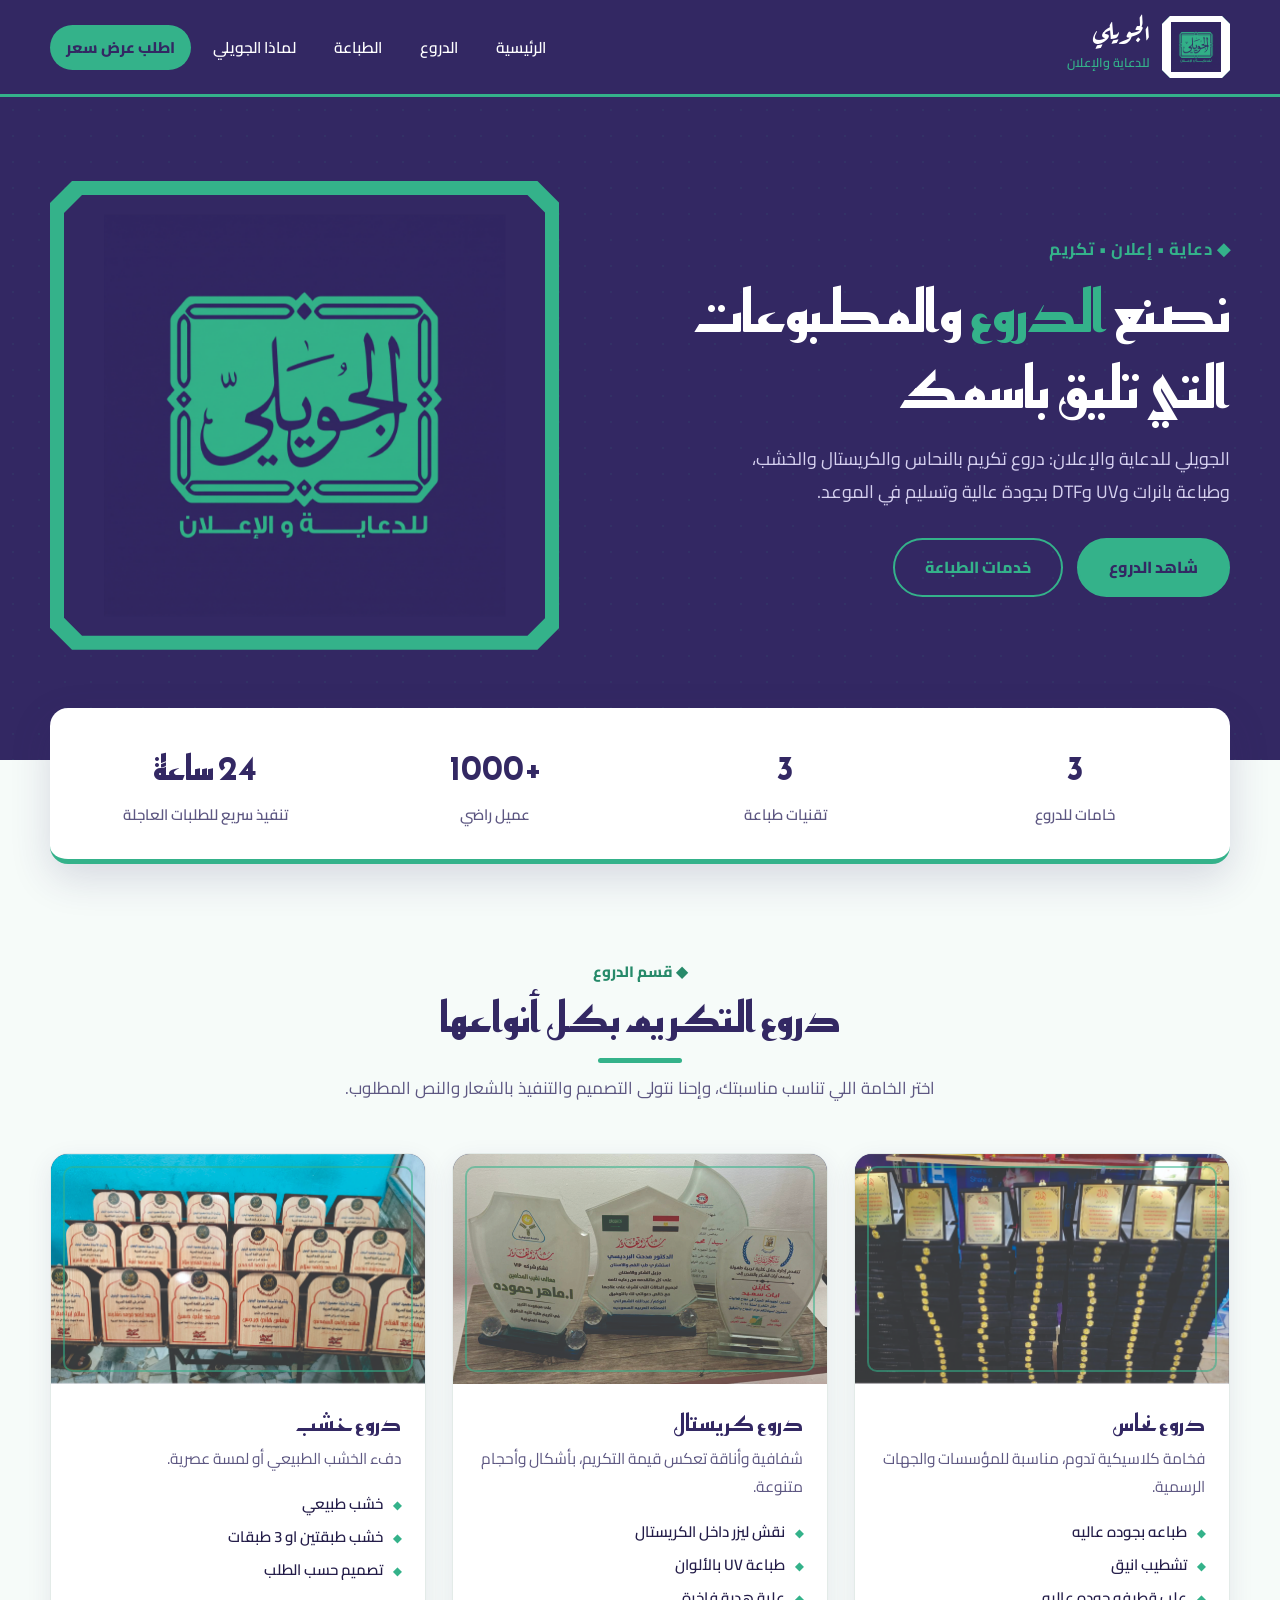
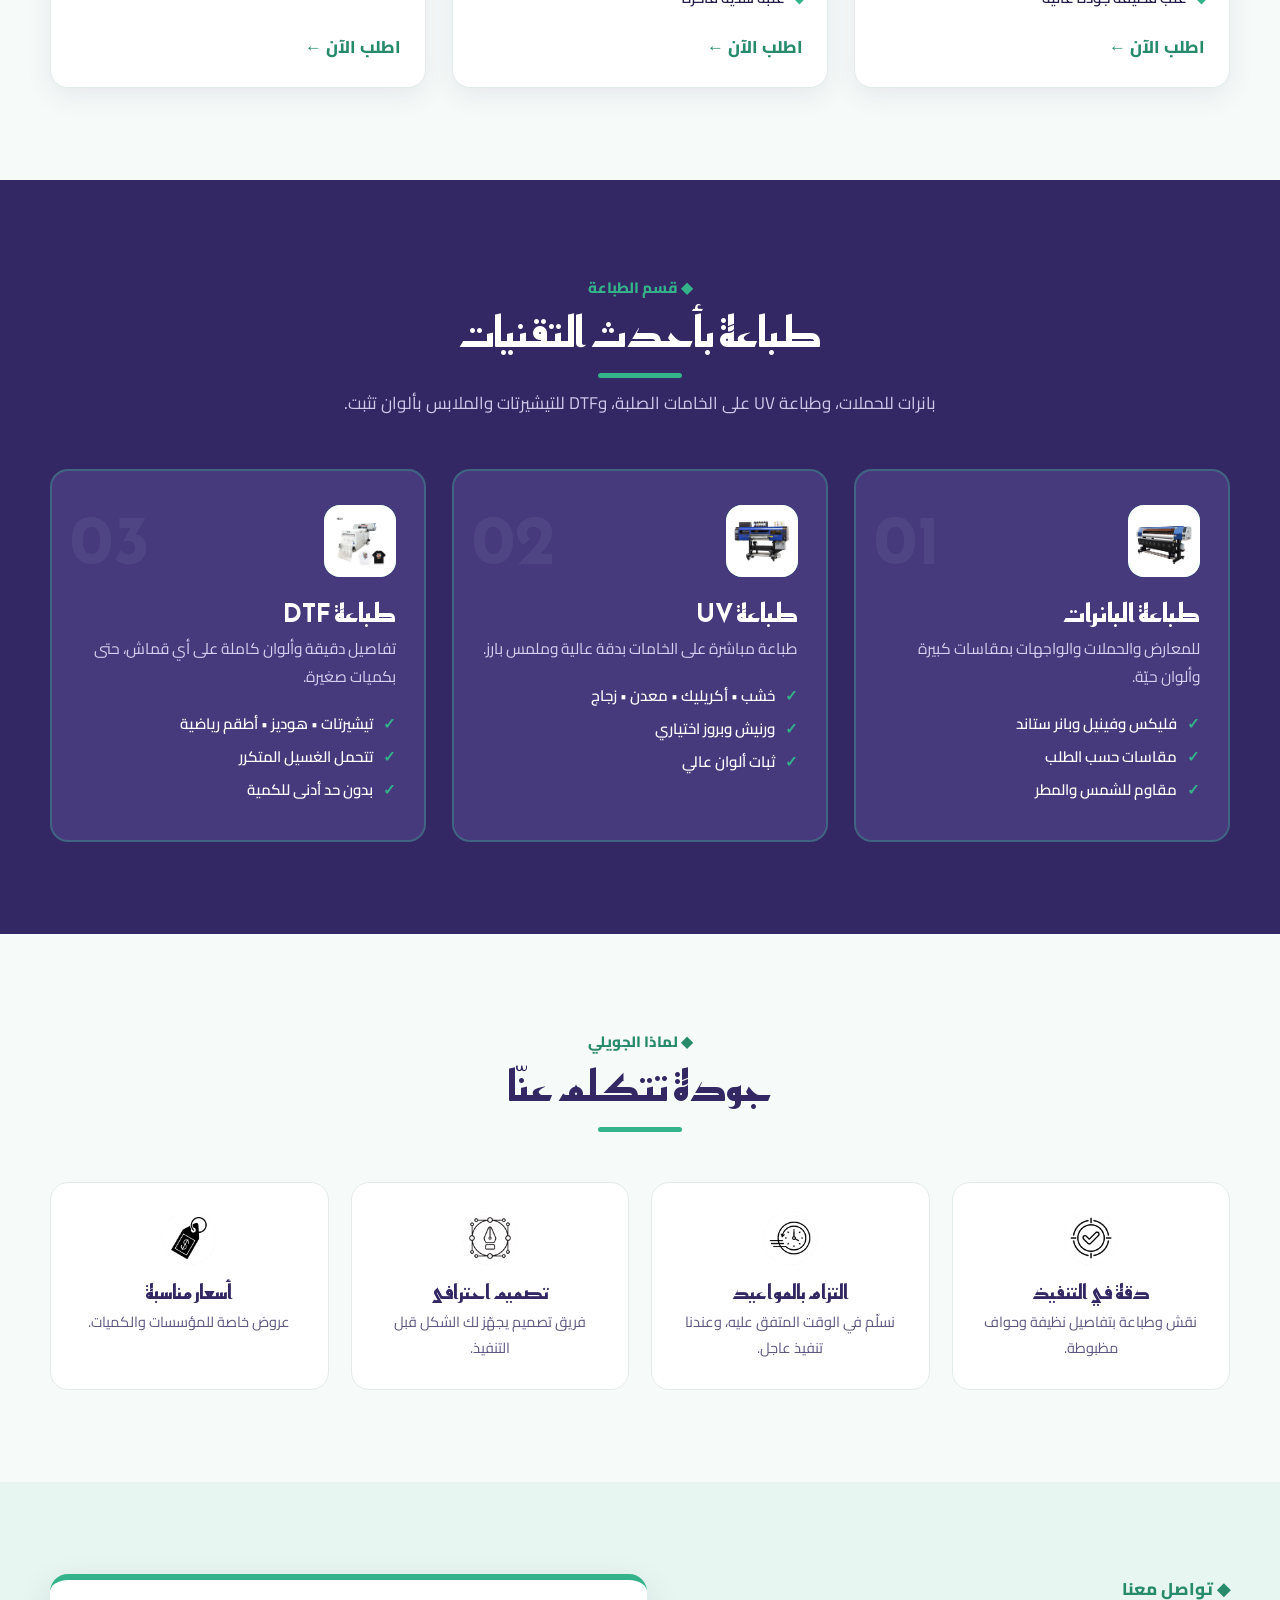
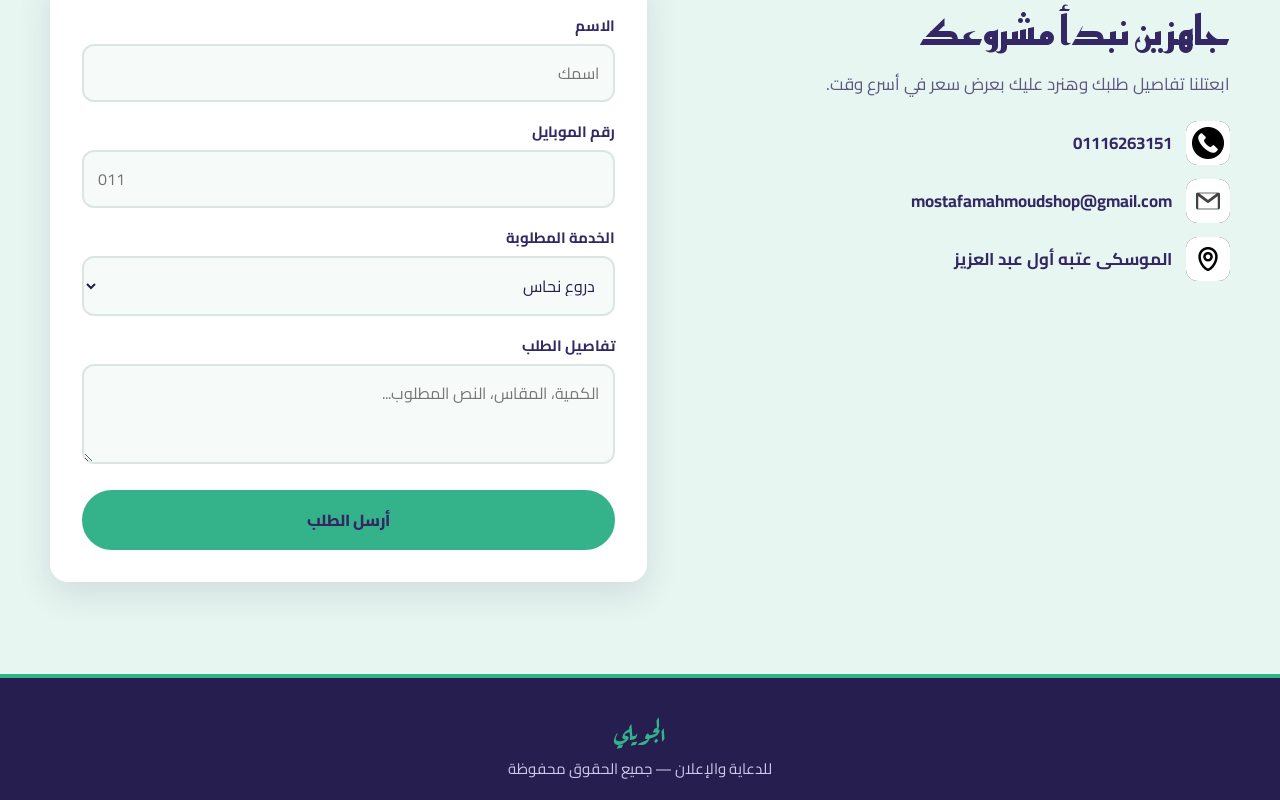
<file: index.html>
<!doctype html>
<html lang="ar" dir="rtl">
<head>
  <meta charset="utf-8">
  <meta name="viewport" content="width=device-width, initial-scale=1">
  <meta http-equiv="refresh" content="0; url=./aljowaily.html">
  <title>الجويلي للدعاية والإعلان</title>
</head>
<body>
  <p><a href="./aljowaily.html">افتح موقع الجويلي للدعاية والإعلان</a></p>
</body>
</html>
</file>
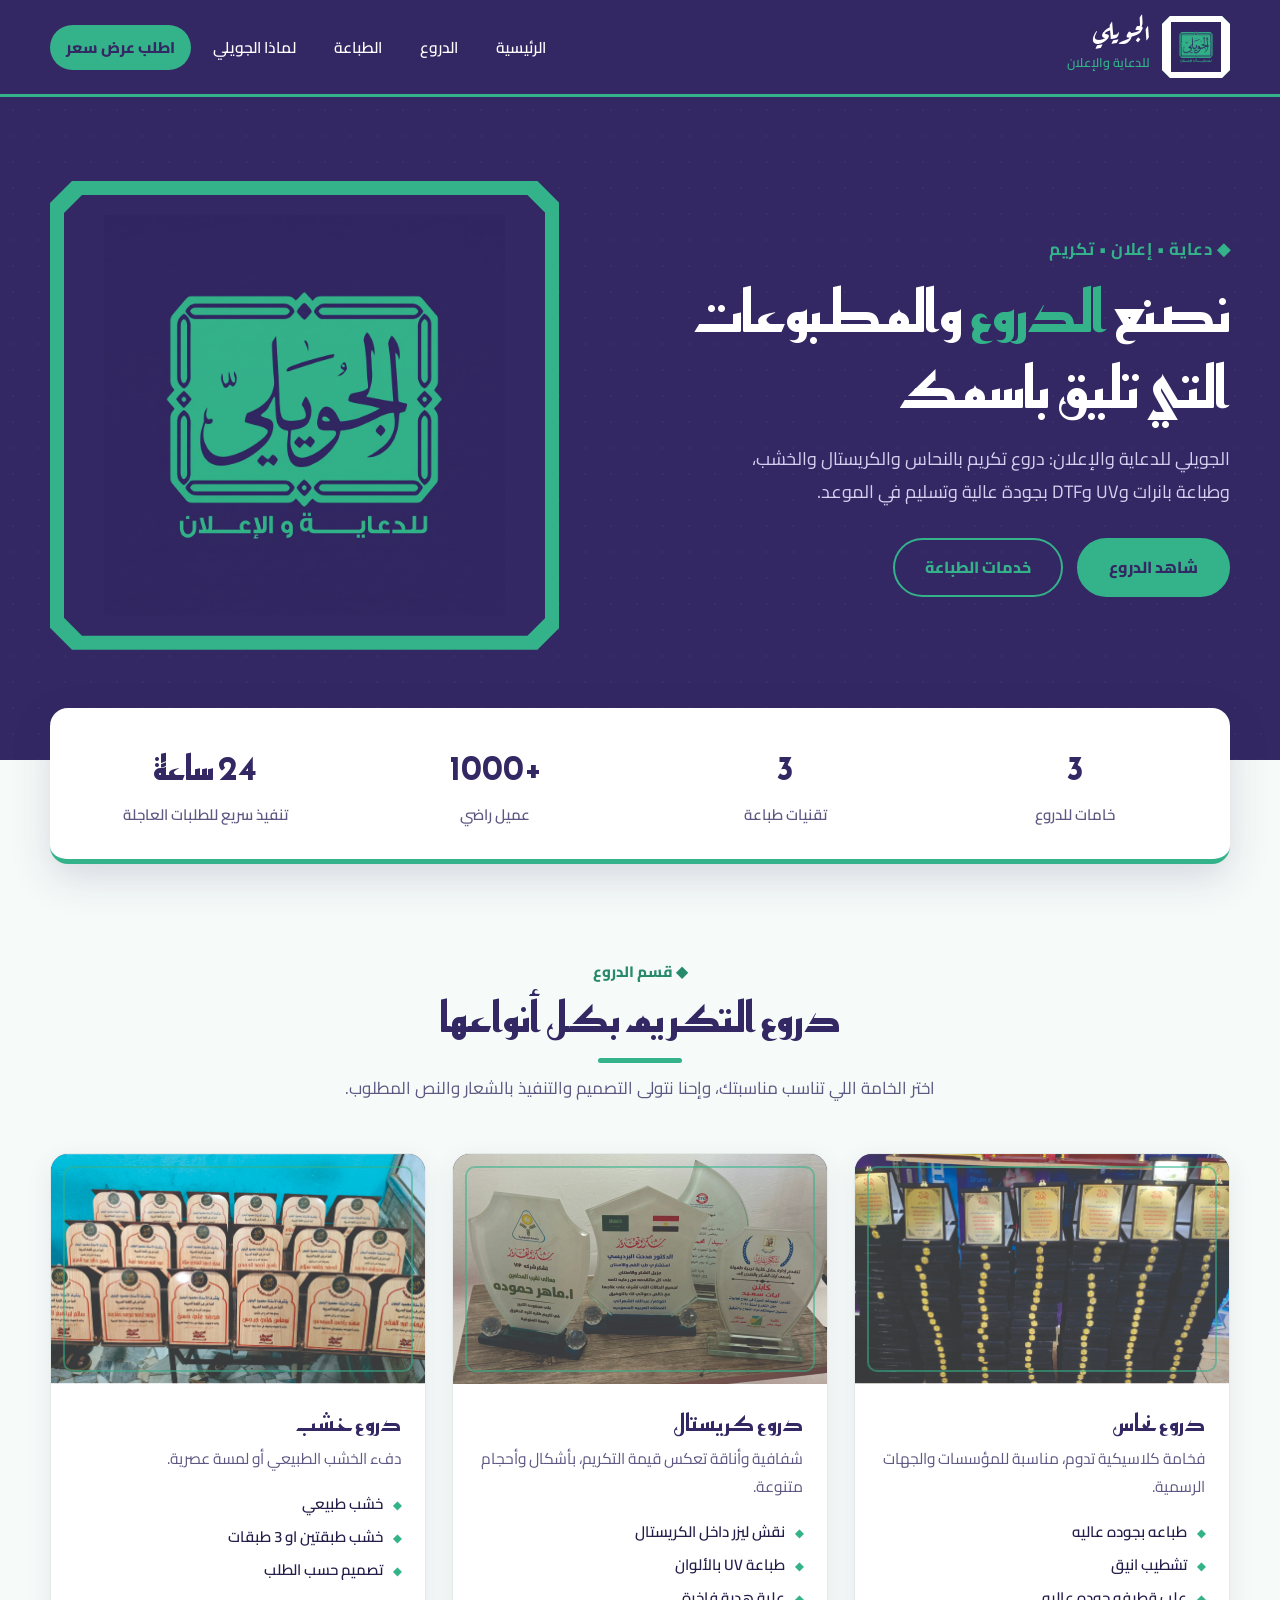
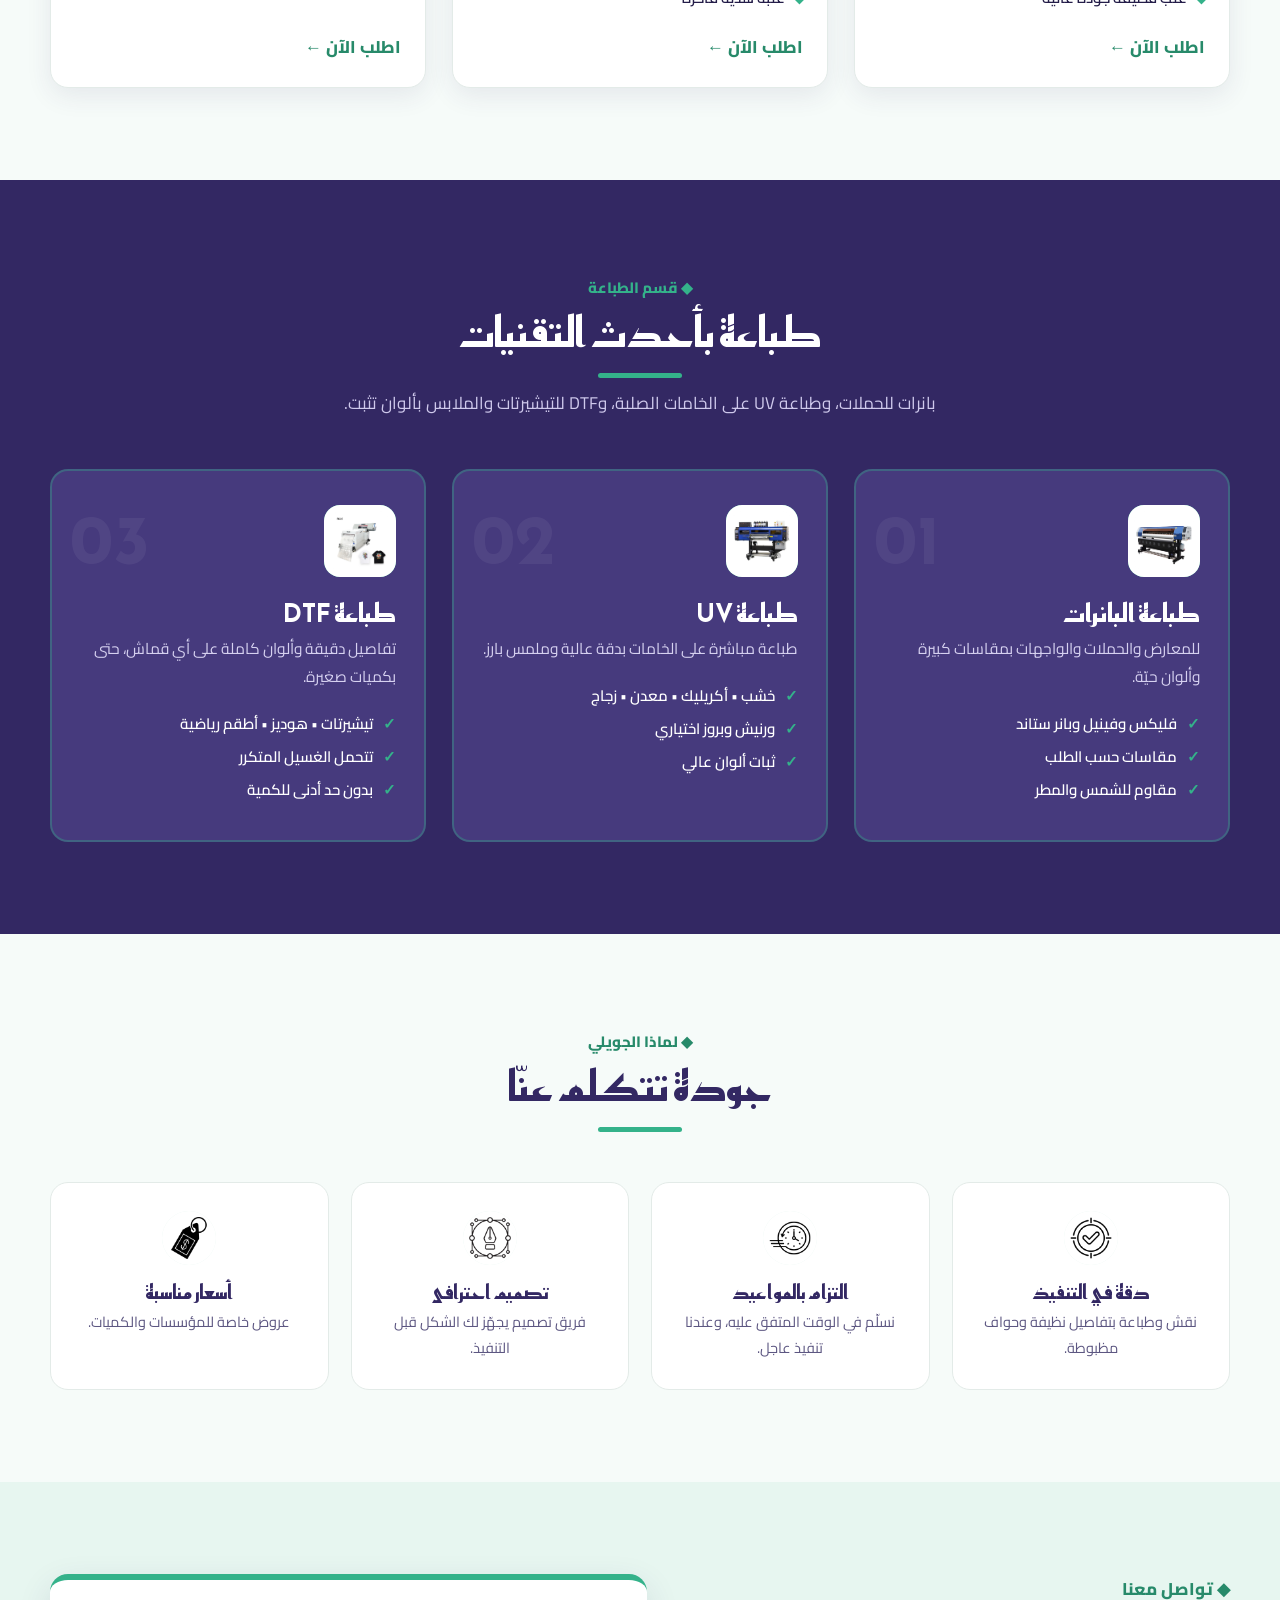
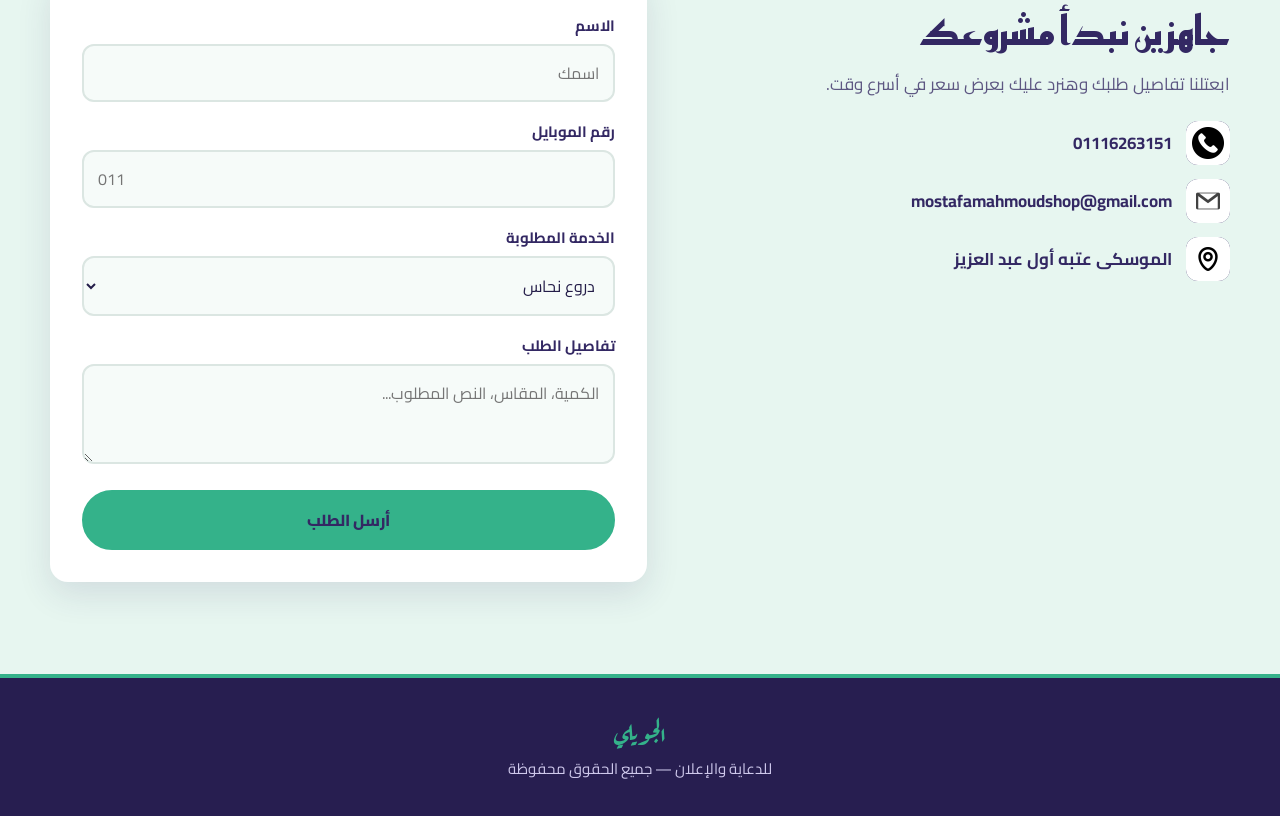
<file: aljowaily.html>
<!doctype html>
<html lang="ar" dir="rtl">
<head>
<meta charset="utf-8">
<meta name="viewport" content="width=device-width, initial-scale=1">
<title>الجويلي للدعاية والإعلان</title>
<link rel="preconnect" href="https://fonts.googleapis.com">
<link rel="preconnect" href="https://fonts.gstatic.com" crossorigin>
<link href="https://fonts.googleapis.com/css2?family=Cairo:wght@400;600;700;800&family=Reem+Kufi:wght@500;700&family=Aref+Ruqaa:wght@700&display=swap" rel="stylesheet">
<link rel="stylesheet" href="./style.css">
</head>
<body>

<header>
  <div class="wrap nav">
    <a href="#top" class="brand">
      <span class="mark frame image-slot" style="--n:8px">
        <img src="الجويلى .png" alt="شعار الجويلي">
        <span class="image-placeholder">الشعار<br><small>images/logo.png</small></span>
      </span>
      <span><b>الجويلي</b><small>للدعاية والإعلان</small></span>
    </a>
    <button class="burger" onclick="document.getElementById('menu').classList.toggle('open')" aria-label="القائمة">☰</button>
    <nav id="menu">
      <ul>
        <li><a href="#top">الرئيسية</a></li>
        <li><a href="#awards">الدروع</a></li>
        <li><a href="#printing">الطباعة</a></li>
        <li><a href="#why">لماذا الجويلي</a></li>
        <li><a href="#contact" class="cta">اطلب عرض سعر</a></li>
      </ul>
    </nav>
  </div>
</header>

<main id="top">
<div class="hero">
  <div class="wrap hero-grid">
    <div>
      <span class="eyebrow">◆ دعاية • إعلان • تكريم</span>
      <h1>نصنع <span>الدروع</span> والمطبوعات التي تليق باسمك</h1>
      <p>الجويلي للدعاية والإعلان: دروع تكريم بالنحاس والكريستال والخشب، وطباعة بانرات وUV وDTF بجودة عالية وتسليم في الموعد.</p>
      <div class="btns">
        <a href="#awards" class="btn fill">شاهد الدروع</a>
        <a href="#printing" class="btn line">خدمات الطباعة</a>
      </div>
    </div>
    <div class="hero-card frame">
      <div class="in image-slot">
        <img src="الجويلى .png" alt="شعار الجويلي للدعاية والإعلان">
        <span class="image-placeholder">أضف صورة الشعار هنا<br><small>استبدل ملف الجويلى .png</small></span>
      </div>
    </div>
  </div>
</div>

<div class="wrap stats">
  <div class="box">
    <div class="stat"><b>3</b><span>خامات للدروع</span></div>
    <div class="stat"><b>3</b><span>تقنيات طباعة</span></div>
    <div class="stat"><b>+1000</b><span>عميل راضي</span></div>
    <div class="stat"><b>24 ساعة</b><span>تنفيذ سريع للطلبات العاجلة</span></div>
  </div>
</div>

<!-- الدروع -->
<section id="awards">
  <div class="wrap">
    <div class="head">
      <span class="tag">◆ قسم الدروع</span>
      <h2>دروع التكريم بكل أنواعها</h2>
      <p>اختر الخامة اللي تناسب مناسبتك، وإحنا نتولى التصميم والتنفيذ بالشعار والنص المطلوب.</p>
    </div>
    <div class="cards">

      <article class="card">
        <div class="art">
          <div class="image-slot" style="width:100%;height:100%">
            <img src="نحاس 1.jpg" alt="درع نحاس">
            <span class="image-placeholder">صورة درع النحاس<br><small>images/copper-shield.jpg</small></span>
          </div>
        </div>
        <div class="body">
          <h3>دروع نحاس</h3>
          <p>فخامة كلاسيكية تدوم، مناسبة للمؤسسات والجهات الرسمية.</p>
          <ul><li>طباعه بجوده عاليه</li><li>تشطيب انيق</li><li>علب قطيفه جوده عاليه</li></ul>
          <a href="#contact" class="link">اطلب الآن ←</a>
        </div>
      </article>

      <article class="card">
        <div class="art">
          <div class="image-slot" style="width:100%;height:100%">
            <img src="كرستال 1.jpg" alt="درع كريستال">
            <span class="image-placeholder">صورة درع الكريستال<br><small>images/crystal-shield.jpg</small></span>
          </div>
        </div>
        <div class="body">
          <h3>دروع كريستال</h3>
          <p>شفافية وأناقة تعكس قيمة التكريم، بأشكال وأحجام متنوعة.</p>
          <ul><li>نقش ليزر داخل الكريستال</li><li>طباعة UV بالألوان</li><li>علبة هدية فاخرة</li></ul>
          <a href="#contact" class="link">اطلب الآن ←</a>
        </div>
      </article>

      <article class="card">
        <div class="art">
          <div class="image-slot" style="width:100%;height:100%">
            <img src="خشب 1.jpg" alt="درع خشب">
            <span class="image-placeholder">صورة الدرع الخشبي<br><small>images/wood-shield.jpg</small></span>
          </div>
        </div>
        <div class="body">
          <h3>دروع خشب</h3>
          <p>دفء الخشب الطبيعي أو لمسة عصرية.</p>
          <ul><li>خشب طبيعي</li><li>خشب طبقتين او 3 طبقات</li><li>تصميم حسب الطلب</li></ul>
          <a href="#contact" class="link">اطلب الآن ←</a>
        </div>
      </article>

    </div>
  </div>
</section>

<!-- الطباعة -->
<section id="printing" class="print">
  <div class="wrap">
    <div class="head">
      <span class="tag">◆ قسم الطباعة</span>
      <h2>طباعة بأحدث التقنيات</h2>
      <p>بانرات للحملات، وطباعة UV على الخامات الصلبة، وDTF للتيشيرتات والملابس بألوان تثبت.</p>
    </div>
    <div class="pgrid">

      <article class="pcard">
        <span class="num">01</span>
        <div class="ico image-slot"><img src="paner.png" alt="طباعة البانرات"><span class="image-placeholder">صورة<br><small>images/banner-printing.jpg</small></span></div>
        <h3>طباعة البانرات</h3>
        <p>للمعارض والحملات والواجهات بمقاسات كبيرة وألوان حيّة.</p>
        <ul><li>فليكس وفينيل وبانر ستاند</li><li>مقاسات حسب الطلب</li><li>مقاوم للشمس والمطر</li></ul>
      </article>

      <article class="pcard">
        <span class="num">02</span>
        <div class="ico image-slot"><img src="uv.png" alt="طباعة UV"><span class="image-placeholder">صورة<br><small>images/uv-printing.jpg</small></span></div>
        <h3>طباعة UV</h3>
        <p>طباعة مباشرة على الخامات بدقة عالية وملمس بارز.</p>
        <ul><li>خشب • أكريليك • معدن • زجاج</li><li>ورنيش وبروز اختياري</li><li>ثبات ألوان عالي</li></ul>
      </article>

      <article class="pcard">
        <span class="num">03</span>
        <div class="ico image-slot"><img src="dtf.png" alt="طباعة DTF"><span class="image-placeholder">صورة<br><small>images/dtf-printing.jpg</small></span></div>
        <h3>طباعة DTF</h3>
        <p>تفاصيل دقيقة وألوان كاملة على أي قماش، حتى بكميات صغيرة.</p>
        <ul><li>تيشيرتات • هوديز • أطقم رياضية</li><li>تتحمل الغسيل المتكرر</li><li>بدون حد أدنى للكمية</li></ul>
      </article>

    </div>
  </div>
</section>

<!-- لماذا -->
<section id="why">
  <div class="wrap">
    <div class="head">
      <span class="tag">◆ لماذا الجويلي</span>
      <h2>جودة تتكلم عنّا</h2>
    </div>
    <div class="why">
      <div><span class="d image-slot"><img src="target.png" alt=""><span class="image-placeholder">صورة<br><small>images/precision.jpg</small></span></span><h3>دقة في التنفيذ</h3><p>نقش وطباعة بتفاصيل نظيفة وحواف مظبوطة.</p></div>
      <div><span class="d image-slot"><img src="quick.png" alt=""><span class="image-placeholder">صورة<br><small>images/on-time.jpg</small></span></span><h3>التزام بالمواعيد</h3><p>نسلّم في الوقت المتفق عليه، وعندنا تنفيذ عاجل.</p></div>
      <div><span class="d image-slot"><img src="professional-icon.png" alt=""><span class="image-placeholder">صورة<br><small>images/design.jpg</small></span></span><h3> تصميم احترافى </h3><p>فريق تصميم يجهّز لك الشكل قبل التنفيذ.</p></div>
      <div><span class="d image-slot"><img src="price-tag.png" alt=""><span class="image-placeholder">صورة<br><small>images/prices.jpg</small></span></span><h3>أسعار مناسبة</h3><p>عروض خاصة للمؤسسات والكميات.</p></div>
    </div>
  </div>
</section>

<!-- تواصل -->
<section id="contact" class="contact">
  <div class="wrap cgrid">
    <div class="info">
      <span class="tag" style="color:var(--green-deep);font-weight:800">◆ تواصل معنا</span>
      <h2>جاهزين نبدأ مشروعك</h2>
      <p>ابعتلنا تفاصيل طلبك وهنرد عليك بعرض سعر في أسرع وقت.</p>
      <div class="row"><span class="image-slot"><img src="phone-call (1).png" alt=""><span class="image-placeholder">صورة<br><small>images/phone.png</small></span></span><span>01116263151</span></div>
      <div class="row"><span class="image-slot"><img src="email.png" alt=""><span class="image-placeholder">صورة<br><small>images/email.png</small></span></span><span>mostafamahmoudshop@gmail.com</span></div>
      <div class="row"><span class="image-slot"><img src="gps.png" alt=""><span class="image-placeholder">صورة<br><small>images/location.png</small></span></span><span>الموسكى عتبه أول عبد العزيز</span></div>
    </div>
    <form id="order-form">
      <label for="n">الاسم</label>
      <input id="n" required placeholder="اسمك">
      <label for="p">رقم الموبايل</label>
      <input id="p" type="tel" required placeholder="011">
      <label for="s">الخدمة المطلوبة</label>
      <select id="s">
        <option>دروع نحاس</option><option>دروع كريستال</option><option>دروع خشب</option>
        <option>طباعة بانرات</option><option>طباعة UV</option><option>طباعة DTF</option>
      </select>
      <label for="m">تفاصيل الطلب</label>
      <textarea id="m" placeholder="الكمية، المقاس، النص المطلوب..."></textarea>
      <button class="btn fill" type="submit">أرسل الطلب</button>
    </form>
  </div>
</section>
</main>

<footer>
  <div class="wrap">
    <b>الجويلي</b>
    للدعاية والإعلان — جميع الحقوق محفوظة
  </div>
</footer>

<script src="./script.js" defer></script>
</body>
</html>
</file>
<file: style.css>
:root{
  --ink:#332863;        /* بنفسجي اللوجو */
  --ink-deep:#271e50;
  --ink-soft:#463a7d;
  --green:#34b28a;      /* أخضر اللوجو */
  --green-deep:#278a6a;
  --mint:#e7f6f0;
  --paper:#f6fbf9;
  --text:#241d49;
  --muted:#5d5782;
  --radius:18px;
}
*{box-sizing:border-box;margin:0;padding:0}
html{scroll-behavior:smooth}
body{font-family:'Cairo',sans-serif;background:var(--paper);color:var(--text);line-height:1.8;font-size:17px}
a{color:inherit;text-decoration:none}
.wrap{width:min(1180px,100% - 32px);margin-inline:auto}
h1,h2,h3{font-family:'Reem Kufi','Cairo',sans-serif;line-height:1.3}

/* الإطار المزخرف المأخوذ من شكل اللوجو */
.frame{
  --n:22px;
  clip-path:polygon(var(--n) 0,calc(100% - var(--n)) 0,100% var(--n),100% calc(100% - var(--n)),calc(100% - var(--n)) 100%,var(--n) 100%,0 calc(100% - var(--n)),0 var(--n));
}

/* الهيدر */
header{position:sticky;top:0;z-index:50;background:var(--ink);color:#fff;border-bottom:3px solid var(--green)}
.nav{display:flex;align-items:center;justify-content:space-between;height:94px}
.brand{display:flex;align-items:center;gap:12px}
.brand .mark{width:68px;height:62px;background:var(--green);display:grid;place-items:center;color:var(--ink);font-family:'Aref Ruqaa',serif;font-size:22px;font-weight:700}
.image-slot{position:relative;overflow:hidden;display:grid;place-items:center;text-align:center;background:rgba(52,178,138,.12);color:var(--green);font-size:14px;font-weight:700}
.image-slot img{position:absolute;inset:0;width:100%;height:100%;object-fit:cover;opacity:0;transition:opacity .2s}
.image-slot.has-image img{opacity:1}
.image-slot.has-image .image-placeholder{display:none}
.image-placeholder{padding:8px}
.image-placeholder small{font-size:11px;font-weight:600;overflow-wrap:anywhere}
.brand .mark.image-slot{background:var(--green);color:var(--ink);font-size:12px}
.brand .mark.image-slot img,.pcard .ico.image-slot img,.why .d.image-slot img,.info .row .image-slot img{object-fit:contain;padding:6px;background:#fff}
.pcard .ico.image-slot{color:var(--ink)}
.brand b{font-family:'Aref Ruqaa',serif;font-size:26px;display:block;line-height:1.1}
.brand small{color:var(--green);font-size:12.5px;font-weight:600}
nav ul{display:flex;gap:6px;list-style:none}
nav a{padding:8px 16px;border-radius:999px;font-weight:600;font-size:15.5px;transition:.2s}
nav a:hover{background:var(--ink-soft);color:var(--green)}
.cta{background:var(--green);color:var(--ink)!important;font-weight:800}
.cta:hover{background:#fff!important;color:var(--ink)!important}
.burger{display:none;background:none;border:2px solid var(--green);color:var(--green);border-radius:10px;padding:6px 12px;font-size:20px;cursor:pointer}

/* الهيرو */
.hero{background:var(--ink);color:#fff;position:relative;overflow:hidden;padding:84px 0 110px}
.hero::before{content:"";position:absolute;inset:0;opacity:.07;
  background-image:radial-gradient(var(--green) 1.5px,transparent 1.5px);background-size:26px 26px}
.hero-grid{position:relative;display:grid;grid-template-columns:1.1fr .9fr;gap:48px;align-items:center}
.eyebrow{display:inline-block;color:var(--green);font-weight:700;letter-spacing:.5px;margin-bottom:10px}
.hero h1{font-size:clamp(34px,5vw,58px);margin-bottom:18px}
.hero h1 span{color:var(--green)}
.hero p{color:#d6d1f0;max-width:520px;margin-bottom:30px;font-size:18px}
.btns{display:flex;gap:14px;flex-wrap:wrap}
.btn{display:inline-block;padding:13px 30px;border-radius:999px;font-weight:800;border:2px solid var(--green);transition:.2s;cursor:pointer;font-family:inherit;font-size:16px}
.btn.fill{background:var(--green);color:var(--ink)}
.btn.fill:hover{background:#fff;border-color:#fff}
.btn.line{color:var(--green);background:transparent}
.btn.line:hover{background:var(--green);color:var(--ink)}
.hero-card{background:var(--green);padding:14px;aspect-ratio:1/0.92}
.hero-card .in{height:100%;background:var(--ink);display:grid;place-items:center;text-align:center;padding:24px;
  clip-path:polygon(18px 0,calc(100% - 18px) 0,100% 18px,100% calc(100% - 18px),calc(100% - 18px) 100%,18px 100%,0 calc(100% - 18px),0 18px)}
.hero-card .in.image-slot img{object-fit:contain;padding:20px;background:transparent}
.hero-card .in .image-placeholder{color:var(--green)}

/* شريط الأرقام */
.stats{margin-top:-52px;position:relative;z-index:5}
.stats .box{background:#fff;border-radius:var(--radius);box-shadow:0 14px 40px rgba(51,40,99,.16);display:grid;grid-template-columns:repeat(4,1fr);padding:26px 10px;border-bottom:5px solid var(--green)}
.stat{text-align:center;padding:4px 10px}
.stat b{font-family:'Reem Kufi';font-size:34px;color:var(--ink);display:block}
.stat span{color:var(--muted);font-weight:600;font-size:15px}

/* الأقسام */
section{padding:92px 0}
.head{text-align:center;margin-bottom:50px}
.head .tag{color:var(--green-deep);font-weight:800;font-size:15px}
.head h2{font-size:clamp(28px,4vw,42px);color:var(--ink);margin:4px 0 10px}
.head h2::after{content:"";display:block;width:84px;height:5px;background:var(--green);margin:12px auto 0;border-radius:4px}
.head p{color:var(--muted);max-width:620px;margin:10px auto 0}

/* قسم الدروع */
.cards{display:grid;grid-template-columns:repeat(3,1fr);gap:26px}
.card{background:#fff;border-radius:var(--radius);overflow:hidden;box-shadow:0 8px 26px rgba(51,40,99,.09);transition:.25s;display:flex;flex-direction:column;border:1px solid #e3ebe8}
.card:hover{transform:translateY(-8px);box-shadow:0 18px 40px rgba(51,40,99,.18)}
.card .art{height:230px;background:var(--ink);display:grid;place-items:center;position:relative}
.card .art::after{content:"";position:absolute;inset:12px;border:2px solid var(--green);border-radius:10px;opacity:.55;pointer-events:none}
.card .body{padding:24px;flex:1;display:flex;flex-direction:column}
.card h3{color:var(--ink);font-size:24px;margin-bottom:6px}
.card p{color:var(--muted);font-size:15.5px;margin-bottom:14px}
.card ul{list-style:none;margin-bottom:18px}
.card li{padding:3px 0;font-size:15px;font-weight:600;color:var(--text)}
.card li::before{content:"◆";color:var(--green);margin-inline-end:10px;font-size:11px}
.card .link{margin-top:auto;color:var(--green-deep);font-weight:800}
.card .link:hover{color:var(--ink)}

/* قسم الطباعة */
.print{background:var(--ink);color:#fff;position:relative}
.print .head h2{color:#fff}
.print .head p{color:#cfc9ec}
.print .head .tag{color:var(--green)}
.pgrid{display:grid;grid-template-columns:repeat(3,1fr);gap:26px}
.pcard{background:var(--ink-soft);border:2px solid rgba(52,178,138,.35);border-radius:var(--radius);padding:34px 28px;transition:.25s;position:relative;overflow:hidden}
.pcard:hover{border-color:var(--green);transform:translateY(-6px)}
.pcard .ico{width:72px;height:72px;background:var(--green);color:var(--ink);border-radius:16px;display:grid;place-items:center;margin-bottom:20px}
.pcard h3{font-size:25px;margin-bottom:6px}
.pcard p{color:#d6d1f0;font-size:15.5px;margin-bottom:16px}
.pcard li{list-style:none;padding:3px 0;font-weight:600;font-size:15px}
.pcard li::before{content:"✓";color:var(--green);margin-inline-end:10px;font-weight:800}
.pcard .num{position:absolute;left:18px;top:6px;font-family:'Reem Kufi';font-size:70px;color:rgba(255,255,255,.06);font-weight:700}

/* لماذا نحن */
.why{display:grid;grid-template-columns:repeat(4,1fr);gap:22px}
.why div{background:#fff;border-radius:var(--radius);padding:28px 22px;text-align:center;border:1px solid #e3ebe8}
.why .d{width:54px;height:54px;margin:0 auto 14px;background:var(--mint);color:var(--green-deep);display:grid;place-items:center;border-radius:50%;font-size:24px;font-weight:800}
.why h3{color:var(--ink);font-size:20px;margin-bottom:4px}
.why p{color:var(--muted);font-size:14.5px}

/* التواصل */
.contact{background:var(--mint)}
.cgrid{display:grid;grid-template-columns:1fr 1.1fr;gap:40px;align-items:start}
.info h2{font-size:clamp(28px,4vw,40px);color:var(--ink);margin-bottom:12px}
.info p{color:var(--muted);margin-bottom:22px}
.info .row{display:flex;gap:14px;align-items:center;margin-bottom:14px;font-weight:700;color:var(--ink)}
.info .row .image-slot{font-style:normal;flex:0 0 44px;width:44px;height:44px;border-radius:12px;background:var(--ink);color:var(--green)}
form{background:#fff;padding:32px;border-radius:var(--radius);box-shadow:0 12px 34px rgba(51,40,99,.12);border-top:6px solid var(--green)}
form label{display:block;font-weight:700;color:var(--ink);margin-bottom:5px;font-size:15px}
form input,form select,form textarea{width:100%;font-family:inherit;font-size:16px;padding:12px 14px;border:2px solid #dbe6e2;border-radius:12px;margin-bottom:16px;background:var(--paper);color:var(--text);transition:.2s}
form input:focus,form select:focus,form textarea:focus{outline:none;border-color:var(--green);background:#fff}
form textarea{min-height:100px;resize:vertical}
form .btn{width:100%;text-align:center}

footer{background:var(--ink-deep);color:#cfc9ec;padding:34px 0;text-align:center;border-top:4px solid var(--green);font-size:15px}
footer b{font-family:'Aref Ruqaa',serif;color:var(--green);font-size:24px;display:block}

/* موبايل */
@media(max-width:900px){
  .hero-grid,.cgrid{grid-template-columns:1fr}
  .cards,.pgrid{grid-template-columns:1fr}
  .why{grid-template-columns:1fr 1fr}
  .stats .box{grid-template-columns:1fr 1fr;gap:12px}
  .burger{display:block}
  nav{position:absolute;top:94px;inset-inline:0;background:var(--ink);display:none;padding:14px 16px 20px;border-bottom:3px solid var(--green)}
  nav.open{display:block}
  nav ul{flex-direction:column}
  .hero{padding:56px 0 90px}
  .hero-card{max-width:380px;margin-inline:auto;width:100%}
  section{padding:68px 0}
}
</file>
